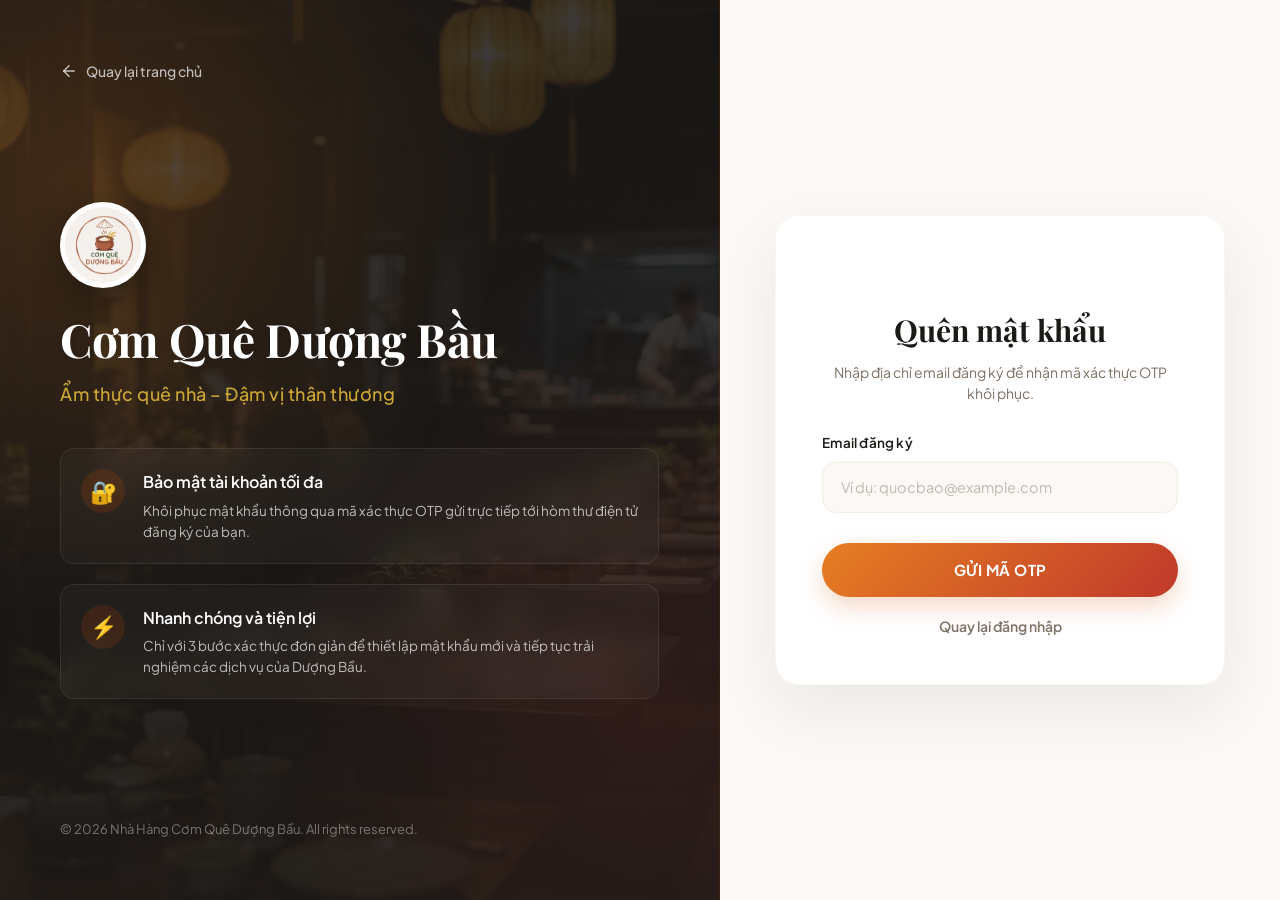
<file: forgot_password.html>
<!DOCTYPE html>
<html lang="vi">

<head>
    <meta charset="UTF-8">
    <meta name="viewport" content="width=device-width, initial-scale=1.0">
    <meta name="description" content="Khôi phục mật khẩu tài khoản Nhà Hàng Cơm Quê Dượng Bầu để tiếp tục sử dụng các dịch vụ đặt bàn và ưu đãi.">
    <meta property="og:title" content="Quên mật khẩu - Nhà Hàng Cơm Quê Dượng Bầu">
    <meta property="og:description" content="Khôi phục mật khẩu tài khoản Nhà Hàng Cơm Quê Dượng Bầu.">
    <meta property="og:type" content="website">
    <title>Quên mật khẩu - Nhà Hàng Cơm Quê Dượng Bầu</title>
    <link rel="icon" href="photo/favicon.png" type="image/png">
    <script src="js/theme.js"></script>

    <!-- Premium Google Fonts -->
    <link rel="preconnect" href="https://fonts.googleapis.com">
    <link rel="preconnect" href="https://fonts.gstatic.com" crossorigin>
    <link href="https://fonts.googleapis.com/css2?family=Outfit:wght@300;400;500;600;700;800&family=Playfair+Display:ital,wght@0,400..900;1,400..900&family=Plus+Jakarta+Sans:wght@300;400;500;600;700&display=swap" rel="stylesheet">
    
    <link rel="stylesheet" href="style.css">
    <style>
        :root {
            --primary: #d35400;
            --primary-gradient: linear-gradient(135deg, #e67e22, #c0392b);
            --charcoal: #1c1a17;
            --charcoal-light: #2c2823;
            --cream: #fbf9f6;
            --cream-dark: #f3ede2;
            --text-dark: #2c2823;
            --text-muted: #7d7265;
            --white: #ffffff;
            --accent-gold: #d4af37;
            --radius-lg: 24px;
            --radius-md: 14px;
            --radius-sm: 8px;
            --transition: all 0.3s cubic-bezier(0.16, 1, 0.3, 1);
        }

        /* Dark Theme overrides */
        html[data-theme="dark"] {
            --cream: #12100e;
            --cream-dark: #24201c;
            --text-dark: #f3ede2;
            --text-muted: #a09587;
            --white: #1c1916;
            --charcoal: #fbf9f6;
            --charcoal-light: #f3ede2;
        }

        html[data-theme="dark"] .auth-brand-panel {
            background-image: 
                linear-gradient(rgba(18, 16, 14, 0.9), rgba(18, 16, 14, 0.95)),
                url('photo/luxury_bg.png') !important;
            border-right-color: rgba(211, 84, 0, 0.08) !important;
        }

        body.auth-page {
            min-height: 100vh;
            margin: 0;
            padding: 0;
            font-family: 'Plus Jakarta Sans', 'Outfit', system-ui, sans-serif;
            background-color: var(--cream);
            color: var(--text-dark);
            overflow-x: hidden;
            display: flex;
        }

        .auth-container {
            display: flex;
            width: 100%;
            min-height: 100vh;
        }

        /* LEFT SIDE - BRAND INTRO CANVAS */
        .auth-brand-panel {
            flex: 1.25;
            position: relative;
            background-image: 
                linear-gradient(rgba(28, 25, 23, 0.86), rgba(28, 25, 23, 0.94)),
                url('photo/luxury_bg.png');
            background-size: cover;
            background-position: center;
            display: flex;
            flex-direction: column;
            justify-content: space-between;
            padding: 60px;
            color: #ffffff;
            overflow: hidden;
            border-right: 1px solid rgba(211, 84, 0, 0.15);
        }

        /* Ambient Lighting on Brand Panel */
        .auth-brand-panel::before {
            content: '';
            position: absolute;
            inset: 0;
            background: 
                radial-gradient(circle at 10% 20%, rgba(230, 126, 34, 0.18), transparent 45%),
                radial-gradient(circle at 90% 80%, rgba(192, 57, 43, 0.12), transparent 40%);
            pointer-events: none;
            z-index: 1;
        }

        .auth-brand-content {
            position: relative;
            z-index: 2;
            display: flex;
            flex-direction: column;
            height: 100%;
            justify-content: space-between;
        }

        .back-home-link {
            color: rgba(255, 255, 255, 0.7);
            text-decoration: none;
            font-size: 14px;
            font-weight: 500;
            transition: var(--transition);
            display: inline-flex;
            align-items: center;
            gap: 8px;
            width: fit-content;
        }

        .back-home-link:hover {
            color: #ffffff;
            transform: translateX(-4px);
        }

        .brand-main-info {
            margin-top: 40px;
            margin-bottom: 40px;
        }

        .brand-logo-container {
            width: 86px;
            height: 86px;
            border-radius: 50%;
            background: #ffffff;
            display: flex;
            align-items: center;
            justify-content: center;
            box-shadow: 0 12px 36px rgba(0, 0, 0, 0.3);
            margin-bottom: 24px;
            padding: 5px;
            transition: var(--transition);
        }

        .brand-logo-container:hover {
            transform: scale(1.06) rotate(6deg);
        }

        .brand-logo-img {
            width: 100%;
            height: 100%;
            object-fit: cover;
            border-radius: 50%;
        }

        .brand-title {
            font-family: 'Playfair Display', serif;
            font-size: 46px;
            font-weight: 700;
            color: #ffffff;
            margin: 0 0 12px 0;
            letter-spacing: -0.5px;
            line-height: 1.2;
            text-shadow: 0 2px 10px rgba(0,0,0,0.2);
        }

        .brand-tagline {
            font-size: 18px;
            color: var(--accent-gold);
            font-weight: 500;
            margin: 0;
            opacity: 0.95;
            letter-spacing: 0.5px;
        }

        .brand-features {
            display: flex;
            flex-direction: column;
            gap: 20px;
            margin-top: 40px;
        }

        .brand-feature-item {
            display: flex;
            gap: 18px;
            align-items: flex-start;
            background: rgba(255, 255, 255, 0.03);
            padding: 20px;
            border-radius: var(--radius-md);
            border: 1px solid rgba(255, 255, 255, 0.08);
            backdrop-filter: blur(12px);
            -webkit-backdrop-filter: blur(12px);
            transition: var(--transition);
        }

        .brand-feature-item:hover {
            background: rgba(255, 255, 255, 0.06);
            border-color: rgba(211, 84, 0, 0.3);
            transform: translateX(6px);
        }

        .feature-icon {
            font-size: 22px;
            background: rgba(211, 84, 0, 0.15);
            padding: 10px;
            border-radius: 50%;
            color: var(--accent-gold);
            display: flex;
            align-items: center;
            justify-content: center;
            width: 44px;
            height: 44px;
            flex-shrink: 0;
        }

        .brand-feature-item h4 {
            margin: 0 0 6px 0;
            font-size: 16px;
            font-weight: 600;
            color: #ffffff;
        }

        .brand-feature-item p {
            margin: 0;
            font-size: 13.5px;
            color: rgba(255, 255, 255, 0.7);
            line-height: 1.55;
        }

        .brand-footer-text {
            font-size: 13px;
            color: rgba(255, 255, 255, 0.4);
            margin: 0;
        }

        /* RIGHT SIDE - FLOATING AUTH PANEL */
        .auth-form-panel {
            flex: 1;
            display: flex;
            align-items: center;
            justify-content: center;
            padding: 40px;
            background-color: var(--cream);
            position: relative;
        }

        .auth-card {
            background: var(--white);
            border-radius: var(--radius-lg);
            width: 100%;
            max-width: 450px;
            padding: 46px;
            box-shadow: 0 25px 60px rgba(28, 25, 23, 0.07);
            border: 1px solid rgba(211, 84, 0, 0.06);
            position: relative;
            z-index: 2;
            animation: fadeInUp 0.8s cubic-bezier(0.16, 1, 0.3, 1) forwards;
        }

        @keyframes fadeInUp {
            from {
                opacity: 0;
                transform: translateY(24px);
            }
            to {
                opacity: 1;
                transform: translateY(0);
            }
        }

        .form-header {
            text-align: center;
            margin-bottom: 28px;
        }

        .form-header h2 {
            font-family: 'Playfair Display', serif;
            font-size: 30px;
            color: var(--charcoal);
            margin: 0 0 8px 0;
            font-weight: 700;
        }

        .form-header p {
            font-size: 14px;
            color: var(--text-muted);
            margin: 0;
            line-height: 1.5;
        }

        .step {
            display: none;
        }

        .step.active {
            display: block;
            animation: paneFadeIn 0.4s cubic-bezier(0.16, 1, 0.3, 1) forwards;
        }

        @keyframes paneFadeIn {
            from {
                opacity: 0;
                transform: scale(0.98) translateY(6px);
            }
            to {
                opacity: 1;
                transform: scale(1) translateY(0);
            }
        }

        .form-group {
            margin-bottom: 20px;
            position: relative;
        }

        .form-group label {
            display: block;
            font-size: 13.5px;
            font-weight: 600;
            color: var(--charcoal);
            margin-bottom: 8px;
            letter-spacing: 0.2px;
        }

        .form-group input {
            width: 100%;
            padding: 13px 18px;
            font-size: 14.5px;
            border-radius: var(--radius-md);
            border: 1.5px solid var(--cream-dark);
            background-color: var(--cream);
            color: var(--text-dark);
            outline: none;
            transition: var(--transition);
        }

        .form-group input::placeholder {
            color: #a29687;
            opacity: 0.65;
        }

        .form-group input:focus {
            border-color: var(--primary);
            background-color: var(--white);
            box-shadow: 0 0 0 4px rgba(211, 84, 0, 0.08);
        }

        .btn-primary {
            width: 100%;
            padding: 15px 24px;
            border: none;
            border-radius: 99px;
            background: var(--primary-gradient);
            color: #ffffff;
            font-size: 15px;
            font-weight: 700;
            cursor: pointer;
            margin-top: 10px;
            box-shadow: 0 10px 24px rgba(211, 84, 0, 0.22);
            transition: var(--transition);
            letter-spacing: 0.5px;
            text-transform: uppercase;
        }

        .btn-primary:hover:not(:disabled) {
            transform: translateY(-2px);
            box-shadow: 0 14px 28px rgba(211, 84, 0, 0.32);
        }

        .btn-primary:active:not(:disabled) {
            transform: translateY(0);
        }

        .btn-primary:disabled {
            opacity: 0.6;
            cursor: not-allowed;
            transform: none !important;
            box-shadow: none !important;
        }

        .back-link {
            display: block;
            text-align: center;
            margin-top: 18px;
            text-decoration: none;
            color: var(--text-muted);
            font-size: 14px;
            font-weight: 600;
            transition: var(--transition);
        }

        .back-link:hover {
            color: var(--primary);
        }

        /* ALERTS - SYSTEM MESSAGE STYLING (SAME AS FORM-MESSAGE) */
        .alert {
            margin-top: 0px;
            margin-bottom: 20px;
            font-size: 14px;
            font-weight: 600;
            display: flex;
            align-items: center;
            justify-content: center;
            gap: 8px;
            padding: 12px 16px;
            border-radius: 12px;
            transition: all 0.3s cubic-bezier(0.16, 1, 0.3, 1);
            animation: formMsgSlideUp 0.3s cubic-bezier(0.16, 1, 0.3, 1) forwards;
            line-height: 1.4;
        }

        @keyframes formMsgSlideUp {
            from {
                opacity: 0;
                transform: translateY(8px);
            }
            to {
                opacity: 1;
                transform: translateY(0);
            }
        }

        /* Light Mode alert styling */
        .alert-danger {
            color: #dc2626; /* Coral Rose Red */
            background-color: rgba(239, 68, 68, 0.06);
            border: 1px solid rgba(239, 68, 68, 0.15);
        }

        .alert-danger::before {
            content: "⚠️";
            font-size: 14px;
        }

        .alert-success {
            color: #059669; /* Emerald/Mint Green */
            background-color: rgba(16, 185, 129, 0.06);
            border: 1px solid rgba(16, 185, 129, 0.15);
        }

        .alert-success::before {
            content: "✨";
            font-size: 14px;
        }

        /* Dark Mode overrides for alerts */
        html[data-theme="dark"] .alert-danger {
            color: #fca5a5 !important;
            background-color: rgba(239, 68, 68, 0.12) !important;
            border-color: rgba(239, 68, 68, 0.25) !important;
        }

        html[data-theme="dark"] .alert-success {
            color: #6ee7b7 !important;
            background-color: rgba(16, 185, 129, 0.12) !important;
            border-color: rgba(16, 185, 129, 0.25) !important;
        }

        /* RESPONSIVE BREAKPOINTS */
        @media (max-width: 991px) {
            .auth-container {
                flex-direction: column;
            }
            .auth-brand-panel {
                display: none; /* Hide brand panel on small screens for forms */
            }
            .auth-form-panel {
                padding: 30px 16px;
                background-color: transparent;
            }
            .auth-card {
                padding: 32px 20px;
                box-shadow: 0 10px 30px rgba(28, 25, 23, 0.04);
            }
        }
    </style>
</head>

<body class="auth-page">
    <div class="auth-container">
        <!-- BRANDING PANEL (LEFT ON DESKTOP) -->
        <div class="auth-brand-panel">
            <div class="auth-brand-content">
                <a href="index.html" class="back-home-link">
                    <svg width="18" height="18" viewBox="0 0 24 24" fill="none" stroke="currentColor" stroke-width="2" stroke-linecap="round" stroke-linejoin="round"><line x1="19" y1="12" x2="5" y2="12"></line><polyline points="12 19 5 12 12 5"></polyline></svg>
                    Quay lại trang chủ
                </a>

                <div class="brand-main-info">
                    <div class="brand-logo-container">
                        <img src="photo/logo.png" alt="Logo Cơm Quê Dượng Bầu" class="brand-logo-img">
                    </div>
                    <h1 class="brand-title">Cơm Quê Dượng Bầu</h1>
                    <p class="brand-tagline">Ẩm thực quê nhà – Đậm vị thân thương</p>
                    
                    <div class="brand-features">
                        <div class="brand-feature-item">
                            <span class="feature-icon">🔐</span>
                            <div>
                                <h4>Bảo mật tài khoản tối đa</h4>
                                <p>Khôi phục mật khẩu thông qua mã xác thực OTP gửi trực tiếp tới hòm thư điện tử đăng ký của bạn.</p>
                            </div>
                        </div>
                        <div class="brand-feature-item">
                            <span class="feature-icon">⚡</span>
                            <div>
                                <h4>Nhanh chóng và tiện lợi</h4>
                                <p>Chỉ với 3 bước xác thực đơn giản để thiết lập mật khẩu mới và tiếp tục trải nghiệm các dịch vụ của Dượng Bầu.</p>
                            </div>
                        </div>
                    </div>
                </div>

                <p class="brand-footer-text">© 2026 Nhà Hàng Cơm Quê Dượng Bầu. All rights reserved.</p>
            </div>
        </div>

        <!-- FORM PANEL (RIGHT ON DESKTOP) -->
        <div class="auth-form-panel">
            <div class="auth-card">
                <div id="alertMsg" class="alert"></div>

                <!-- STEP 1: SEND OTP -->
                <div id="step1" class="step active">
                    <div class="form-header">
                        <h2>Quên mật khẩu</h2>
                        <p>Nhập địa chỉ email đăng ký để nhận mã xác thực OTP khôi phục.</p>
                    </div>
                    <div class="form-group">
                        <label for="email">Email đăng ký</label>
                        <input type="email" id="email" placeholder="Ví dụ: quocbao@example.com" required>
                    </div>
                    <button type="button" class="btn-primary" id="btnSend">Gửi mã OTP</button>
                    <a href="login.html" class="back-link">Quay lại đăng nhập</a>
                </div>

                <!-- STEP 2: VERIFY OTP -->
                <div id="step2" class="step">
                    <div class="form-header">
                        <h2>Xác thực OTP</h2>
                        <p>Mã OTP (6 chữ số) đã được gửi đến hộp thư email của bạn.</p>
                    </div>
                    <div class="form-group">
                        <label for="otp">Mã xác thực (6 số)</label>
                        <input type="text" id="otp" placeholder="123456" maxlength="6"
                            style="text-align:center;letter-spacing:4px;font-size:18px;" required>
                    </div>
                    <button type="button" class="btn-primary" id="btnVerify">Xác nhận mã OTP</button>
                    <div style="text-align:center;margin-top:14px;">
                        <a href="#" id="btnBackToEmail" class="forgot-link">Nhập lại địa chỉ Email</a>
                    </div>
                </div>

                <!-- STEP 3: RESET PASSWORD -->
                <div id="step3" class="step">
                    <div class="form-header">
                        <h2>Đặt lại mật khẩu</h2>
                        <p>Thiết lập mật khẩu mới và bảo mật cho tài khoản của bạn.</p>
                    </div>
                    <div class="form-group">
                        <label for="newPass">Mật khẩu mới</label>
                        <input type="password" id="newPass" placeholder="Tối thiểu 8 ký tự (có chữ hoa & số)..." minlength="8" required>
                    </div>
                    <div class="form-group">
                        <label for="confirmPass">Nhập lại mật khẩu</label>
                        <input type="password" id="confirmPass" placeholder="Xác nhận mật khẩu mới của bạn..." minlength="8" required>
                    </div>
                    <button type="button" class="btn-primary" id="btnReset">Thiết lập mật khẩu</button>
                </div>

                <!-- STEP 4: SUCCESS -->
                <div id="step4" class="step">
                    <div class="form-header">
                        <h2 style="color:#059669">Thành công!</h2>
                        <p>Mật khẩu tài khoản của bạn đã được thay đổi thành công.</p>
                    </div>
                    <button type="button" class="btn-primary" id="btnGoLogin">Đăng nhập ngay</button>
                </div>
            </div>
        </div>
    </div>

    <script src="js/forgot-password.js" defer></script>
</body>

</html>
</file>
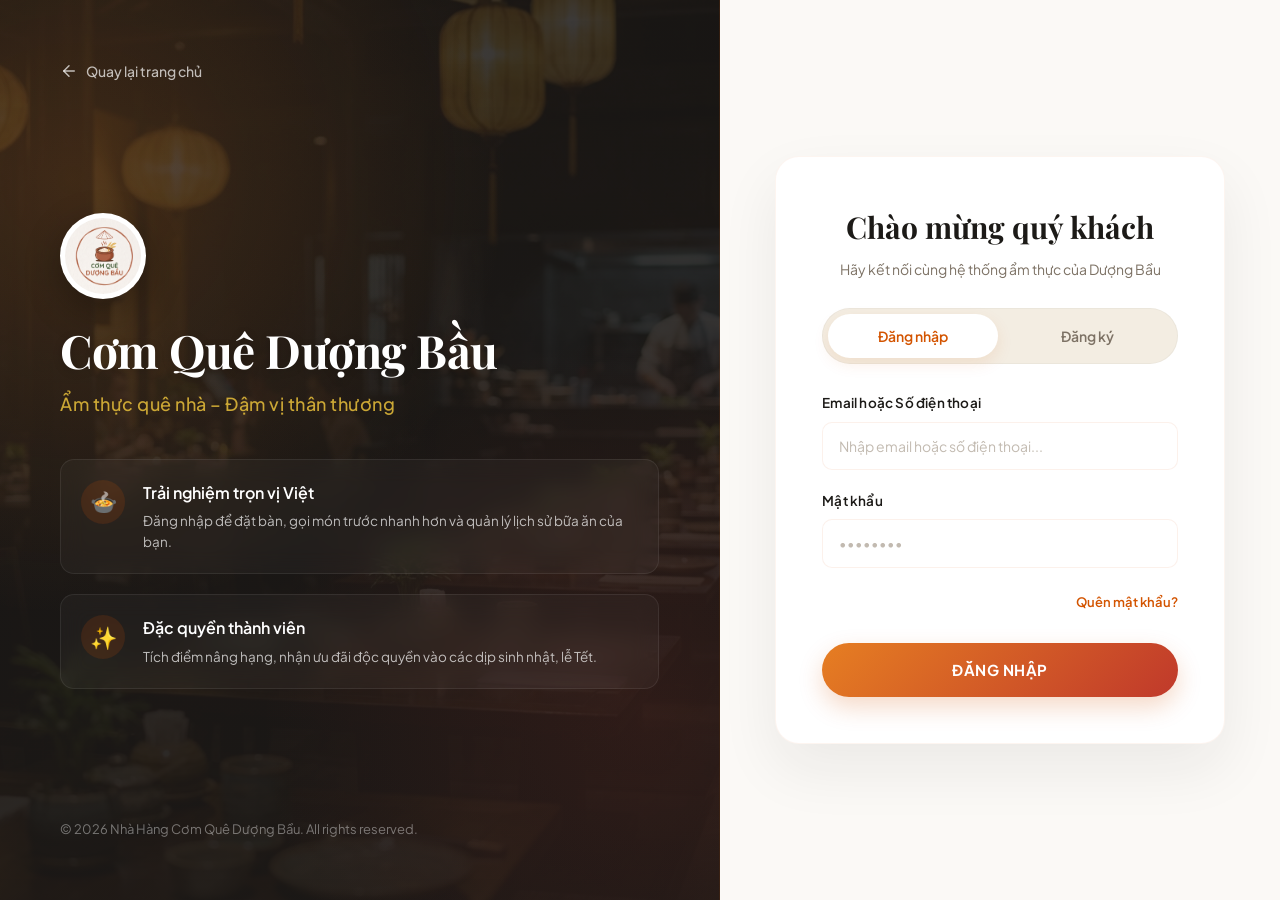
<file: login.html>
<!DOCTYPE html>
<html lang="vi">

<head>
    <meta charset="UTF-8" />
    <meta name="viewport" content="width=device-width, initial-scale=1.0" />
    <meta name="description" content="Đăng nhập vào hệ thống Nhà Hàng Cơm Quê Dượng Bầu để đặt bàn, xem thực đơn và quản lý tài khoản.">
    <meta property="og:title" content="Đăng nhập - Nhà Hàng Cơm Quê Dượng Bầu">
    <meta property="og:description" content="Đăng nhập để đặt bàn trước, tích điểm và nhận ưu đãi riêng.">
    <meta property="og:type" content="website">
    <title>Đăng nhập - Nhà Hàng Cơm Quê Dượng Bầu</title>
    <link rel="icon" href="photo/favicon.png" type="image/png">
    <script src="js/theme.js"></script>
    
    <!-- Premium Google Fonts -->
    <link rel="preconnect" href="https://fonts.googleapis.com">
    <link rel="preconnect" href="https://fonts.gstatic.com" crossorigin>
    <link href="https://fonts.googleapis.com/css2?family=Outfit:wght@300;400;500;600;700;800&family=Playfair+Display:ital,wght@0,400..900;1,400..900&family=Plus+Jakarta+Sans:wght@300;400;500;600;700&display=swap" rel="stylesheet">
    
    <link rel="stylesheet" href="style.css" />
    <style>
        :root {
            --primary: #d35400;
            --primary-gradient: linear-gradient(135deg, #e67e22, #c0392b);
            --charcoal: #1c1a17;
            --charcoal-light: #2c2823;
            --cream: #fbf9f6;
            --cream-dark: #f3ede2;
            --text-dark: #2c2823;
            --text-muted: #7d7265;
            --white: #ffffff;
            --accent-gold: #d4af37;
            --radius-lg: 24px;
            --radius-md: 14px;
            --radius-sm: 8px;
            --transition: all 0.3s cubic-bezier(0.16, 1, 0.3, 1);
        }

        /* Dark Theme overrides */
        html[data-theme="dark"] {
            --cream: #12100e;
            --cream-dark: #24201c;
            --text-dark: #f3ede2;
            --text-muted: #a09587;
            --white: #1c1916;
            --charcoal: #fbf9f6;
            --charcoal-light: #f3ede2;
        }

        html[data-theme="dark"] .auth-brand-panel {
            background-image: 
                linear-gradient(rgba(18, 16, 14, 0.9), rgba(18, 16, 14, 0.95)),
                url('photo/luxury_bg.png') !important;
            border-right-color: rgba(211, 84, 0, 0.08) !important;
        }

        body.auth-page {
            min-height: 100vh;
            margin: 0;
            padding: 0;
            font-family: 'Plus Jakarta Sans', 'Outfit', system-ui, sans-serif;
            background-color: var(--cream);
            color: var(--text-dark);
            overflow-x: hidden;
            display: flex;
        }

        .auth-container {
            display: flex;
            width: 100%;
            min-height: 100vh;
        }

        /* LEFT SIDE - BRAND INTRO CANVAS */
        .auth-brand-panel {
            flex: 1.25;
            position: relative;
            background-image: 
                linear-gradient(rgba(28, 25, 23, 0.86), rgba(28, 25, 23, 0.94)),
                url('photo/luxury_bg.png');
            background-size: cover;
            background-position: center;
            display: flex;
            flex-direction: column;
            justify-content: space-between;
            padding: 60px;
            color: #ffffff;
            overflow: hidden;
            border-right: 1px solid rgba(211, 84, 0, 0.15);
        }

        /* Ambient Lighting on Brand Panel */
        .auth-brand-panel::before {
            content: '';
            position: absolute;
            inset: 0;
            background: 
                radial-gradient(circle at 10% 20%, rgba(230, 126, 34, 0.18), transparent 45%),
                radial-gradient(circle at 90% 80%, rgba(192, 57, 43, 0.12), transparent 40%);
            pointer-events: none;
            z-index: 1;
        }

        .auth-brand-content {
            position: relative;
            z-index: 2;
            display: flex;
            flex-direction: column;
            height: 100%;
            justify-content: space-between;
        }

        .back-home-link {
            color: rgba(255, 255, 255, 0.7);
            text-decoration: none;
            font-size: 14px;
            font-weight: 500;
            transition: var(--transition);
            display: inline-flex;
            align-items: center;
            gap: 8px;
            width: fit-content;
        }

        .back-home-link:hover {
            color: #ffffff;
            transform: translateX(-4px);
        }

        .brand-main-info {
            margin-top: 40px;
            margin-bottom: 40px;
        }

        .brand-logo-container {
            width: 86px;
            height: 86px;
            border-radius: 50%;
            background: var(--white);
            display: flex;
            align-items: center;
            justify-content: center;
            box-shadow: 0 12px 36px rgba(0, 0, 0, 0.3);
            margin-bottom: 24px;
            padding: 5px;
            transition: var(--transition);
        }

        .brand-logo-container:hover {
            transform: scale(1.06) rotate(6deg);
        }

        .brand-logo-img {
            width: 100%;
            height: 100%;
            object-fit: cover;
            border-radius: 50%;
        }

        .brand-title {
            font-family: 'Playfair Display', serif;
            font-size: 46px;
            font-weight: 700;
            color: #ffffff;
            margin: 0 0 12px 0;
            letter-spacing: -0.5px;
            line-height: 1.2;
            text-shadow: 0 2px 10px rgba(0,0,0,0.2);
        }

        .brand-tagline {
            font-size: 18px;
            color: var(--accent-gold);
            font-weight: 500;
            margin: 0;
            opacity: 0.95;
            letter-spacing: 0.5px;
        }

        .brand-features {
            display: flex;
            flex-direction: column;
            gap: 20px;
            margin-top: 40px;
        }

        .brand-feature-item {
            display: flex;
            gap: 18px;
            align-items: flex-start;
            background: rgba(255, 255, 255, 0.03);
            padding: 20px;
            border-radius: var(--radius-md);
            border: 1px solid rgba(255, 255, 255, 0.08);
            backdrop-filter: blur(12px);
            -webkit-backdrop-filter: blur(12px);
            transition: var(--transition);
        }

        .brand-feature-item:hover {
            background: rgba(255, 255, 255, 0.06);
            border-color: rgba(211, 84, 0, 0.3);
            transform: translateX(6px);
        }

        .feature-icon {
            font-size: 22px;
            background: rgba(211, 84, 0, 0.15);
            padding: 10px;
            border-radius: 50%;
            color: var(--accent-gold);
            display: flex;
            align-items: center;
            justify-content: center;
            width: 44px;
            height: 44px;
            flex-shrink: 0;
        }

        .brand-feature-item h4 {
            margin: 0 0 6px 0;
            font-size: 16px;
            font-weight: 600;
            color: #ffffff;
        }

        .brand-feature-item p {
            margin: 0;
            font-size: 13.5px;
            color: rgba(255, 255, 255, 0.7);
            line-height: 1.55;
        }

        .brand-footer-text {
            font-size: 13px;
            color: rgba(255, 255, 255, 0.4);
            margin: 0;
        }

        /* RIGHT SIDE - FLOATING AUTH PANEL */
        .auth-form-panel {
            flex: 1;
            display: flex;
            align-items: center;
            justify-content: center;
            padding: 40px;
            background-color: var(--cream);
            position: relative;
        }

        .auth-card {
            background: var(--white);
            border-radius: var(--radius-lg);
            width: 100%;
            max-width: 450px;
            padding: 46px;
            box-shadow: 0 25px 60px rgba(28, 25, 23, 0.07);
            border: 1px solid rgba(211, 84, 0, 0.06);
            position: relative;
            z-index: 2;
            animation: fadeInUp 0.8s cubic-bezier(0.16, 1, 0.3, 1) forwards;
        }

        @keyframes fadeInUp {
            from {
                opacity: 0;
                transform: translateY(24px);
            }
            to {
                opacity: 1;
                transform: translateY(0);
            }
        }

        .form-header {
            text-align: center;
            margin-bottom: 28px;
        }

        .form-header h3 {
            font-family: 'Playfair Display', serif;
            font-size: 30px;
            color: var(--charcoal);
            margin: 0 0 8px 0;
            font-weight: 700;
        }

        .form-header p {
            font-size: 14px;
            color: var(--text-muted);
            margin: 0;
            line-height: 1.5;
        }

        .auth-tabs {
            display: flex;
            background: var(--cream-dark);
            padding: 5px;
            border-radius: 99px;
            margin-bottom: 28px;
            gap: 4px;
            border: 1px solid rgba(28, 25, 23, 0.03);
        }

        .auth-tab {
            flex: 1;
            border: none;
            background: transparent;
            padding: 11px 16px;
            font-size: 14px;
            font-weight: 600;
            color: var(--text-muted);
            cursor: pointer;
            border-radius: 99px;
            transition: var(--transition);
        }

        .auth-tab.active {
            background: var(--white);
            color: var(--primary);
            box-shadow: 0 6px 16px rgba(211, 84, 0, 0.1);
        }

        .auth-pane {
            display: none;
        }

        .auth-pane.active {
            display: block;
            animation: paneFadeIn 0.4s cubic-bezier(0.16, 1, 0.3, 1) forwards;
        }

        @keyframes paneFadeIn {
            from {
                opacity: 0;
                transform: scale(0.98) translateY(6px);
            }
            to {
                opacity: 1;
                transform: scale(1) translateY(0);
            }
        }

        .form-group {
            margin-bottom: 20px;
            position: relative;
        }

        .form-group label {
            display: block;
            font-size: 13.5px;
            font-weight: 600;
            color: var(--charcoal);
            margin-bottom: 8px;
            letter-spacing: 0.2px;
        }

        .form-group input {
            width: 100%;
            padding: 13px 18px;
            font-size: 14.5px;
            border-radius: var(--radius-md);
            border: 1.5px solid var(--cream-dark);
            background-color: var(--cream);
            color: var(--text-dark);
            outline: none;
            transition: var(--transition);
        }

        .form-group input::placeholder {
            color: #a29687;
            opacity: 0.65;
        }

        .form-group input:focus {
            border-color: var(--primary);
            background-color: var(--white);
            box-shadow: 0 0 0 4px rgba(211, 84, 0, 0.08);
        }

        .btn-primary {
            width: 100%;
            padding: 15px 24px;
            border: none;
            border-radius: 99px;
            background: var(--primary-gradient);
            color: #ffffff;
            font-size: 15px;
            font-weight: 700;
            cursor: pointer;
            margin-top: 10px;
            box-shadow: 0 10px 24px rgba(211, 84, 0, 0.22);
            transition: var(--transition);
            letter-spacing: 0.5px;
            text-transform: uppercase;
        }

        .btn-primary:hover:not(:disabled) {
            transform: translateY(-2px);
            box-shadow: 0 14px 28px rgba(211, 84, 0, 0.32);
        }

        .btn-primary:active:not(:disabled) {
            transform: translateY(0);
        }

        .btn-primary:disabled {
            opacity: 0.6;
            cursor: not-allowed;
            transform: none !important;
            box-shadow: none !important;
        }

        .forgot-link {
            font-size: 13px;
            color: var(--primary);
            text-decoration: none;
            font-weight: 600;
            transition: var(--transition);
        }

        .forgot-link:hover {
            color: #c0392b;
            text-decoration: underline;
        }

        .form-message {
            margin-top: 18px;
            font-size: 14px;
            font-weight: 600;
            display: flex;
            align-items: center;
            justify-content: center;
            gap: 8px;
            padding: 12px 16px;
            border-radius: 12px;
            transition: all 0.3s cubic-bezier(0.16, 1, 0.3, 1);
            animation: formMsgSlideUp 0.3s cubic-bezier(0.16, 1, 0.3, 1) forwards;
            line-height: 1.4;
        }

        @keyframes formMsgSlideUp {
            from {
                opacity: 0;
                transform: translateY(8px);
            }
            to {
                opacity: 1;
                transform: translateY(0);
            }
        }

        .form-message:empty {
            display: none;
        }

        /* Light Mode message styling */
        .form-message.error {
            color: #dc2626; /* Coral Rose Red */
            background-color: rgba(239, 68, 68, 0.06);
            border: 1px solid rgba(239, 68, 68, 0.15);
        }

        .form-message.error::before {
            content: "⚠️";
            font-size: 14px;
        }

        .form-message.success {
            color: #059669; /* Emerald/Mint Green */
            background-color: rgba(16, 185, 129, 0.06);
            border: 1px solid rgba(16, 185, 129, 0.15);
        }

        .form-message.success::before {
            content: "✨";
            font-size: 14px;
        }

        /* Dark Mode overrides for form-message */
        html[data-theme="dark"] .form-message.error {
            color: #fca5a5 !important;
            background-color: rgba(239, 68, 68, 0.12) !important;
            border-color: rgba(239, 68, 68, 0.25) !important;
        }

        html[data-theme="dark"] .form-message.success {
            color: #6ee7b7 !important;
            background-color: rgba(16, 185, 129, 0.12) !important;
            border-color: rgba(16, 185, 129, 0.25) !important;
        }

        /* RESPONSIVE BREAKPOINTS */
        @media (max-width: 991px) {
            .auth-brand-panel {
                padding: 40px;
            }
            .brand-title {
                font-size: 38px;
            }
        }

        @media (max-width: 767px) {
            body.auth-page {
                display: block;
                min-height: 100vh;
                background-color: var(--cream);
            }

            .auth-container {
                flex-direction: column;
                min-height: 100vh;
            }

            .auth-brand-panel {
                padding: 40px 24px;
                flex: none;
                border-right: none;
                border-bottom: 1px solid rgba(211, 84, 0, 0.15);
            }

            .brand-main-info {
                margin-top: 20px;
                margin-bottom: 20px;
                display: flex;
                flex-direction: column;
                align-items: center;
                text-align: center;
            }

            .brand-logo-container {
                width: 76px;
                height: 76px;
                margin-bottom: 16px;
            }

            .brand-title {
                font-size: 32px;
            }

            .brand-tagline {
                font-size: 16px;
            }

            .brand-features, .brand-footer-text {
                display: none;
            }

            .auth-form-panel {
                padding: 30px 16px;
                background-color: transparent;
            }

            .auth-card {
                padding: 32px 20px;
                box-shadow: 0 10px 30px rgba(28, 25, 23, 0.04);
            }
        }
    </style>
</head>

<body class="auth-page">
    <div class="auth-container">
        <!-- BRANDING PANEL (LEFT ON DESKTOP) -->
        <div class="auth-brand-panel">
            <div class="auth-brand-content">
                <a href="index.html" class="back-home-link">
                    <svg width="18" height="18" viewBox="0 0 24 24" fill="none" stroke="currentColor" stroke-width="2" stroke-linecap="round" stroke-linejoin="round"><line x1="19" y1="12" x2="5" y2="12"></line><polyline points="12 19 5 12 12 5"></polyline></svg>
                    Quay lại trang chủ
                </a>

                <div class="brand-main-info">
                    <div class="brand-logo-container">
                        <img src="photo/logo.png" alt="Logo Cơm Quê Dượng Bầu" class="brand-logo-img">
                    </div>
                    <h1 class="brand-title">Cơm Quê Dượng Bầu</h1>
                    <p class="brand-tagline">Ẩm thực quê nhà – Đậm vị thân thương</p>
                    
                    <div class="brand-features">
                        <div class="brand-feature-item">
                            <span class="feature-icon">🍲</span>
                            <div>
                                <h4>Trải nghiệm trọn vị Việt</h4>
                                <p>Đăng nhập để đặt bàn, gọi món trước nhanh hơn và quản lý lịch sử bữa ăn của bạn.</p>
                            </div>
                        </div>
                        <div class="brand-feature-item">
                            <span class="feature-icon">✨</span>
                            <div>
                                <h4>Đặc quyền thành viên</h4>
                                <p>Tích điểm nâng hạng, nhận ưu đãi độc quyền vào các dịp sinh nhật, lễ Tết.</p>
                            </div>
                        </div>
                    </div>
                </div>

                <p class="brand-footer-text">© 2026 Nhà Hàng Cơm Quê Dượng Bầu. All rights reserved.</p>
            </div>
        </div>

        <!-- FORM PANEL (RIGHT ON DESKTOP) -->
        <div class="auth-form-panel">
            <div class="auth-card">
                <div class="form-header">
                    <h3>Chào mừng quý khách</h3>
                    <p>Hãy kết nối cùng hệ thống ẩm thực của Dượng Bầu</p>
                </div>

                <div class="auth-tabs">
                    <button class="auth-tab active" data-tab="login">Đăng nhập</button>
                    <button class="auth-tab" data-tab="register">Đăng ký</button>
                </div>

                <!-- TAB: LOGIN -->
                <div id="tab-login" class="auth-pane active">
                    <form id="login-form" novalidate>
                        <div class="form-group">
                            <label for="login-identifier">Email hoặc Số điện thoại</label>
                            <input type="text" id="login-identifier" name="identifier"
                                placeholder="Nhập email hoặc số điện thoại..." required />
                        </div>

                        <div class="form-group">
                            <label for="login-password">Mật khẩu</label>
                            <input type="password" id="login-password" name="password" placeholder="••••••••" minlength="8"
                                required />
                        </div>

                        <div style="text-align: right; margin-bottom: 20px;">
                            <a href="forgot_password.html" class="forgot-link">Quên mật khẩu?</a>
                        </div>
                        
                        <button type="button" class="btn-primary" id="btn-login">Đăng nhập</button>
                    </form>
                    <div id="login-message" class="form-message"></div>
                </div>

                <!-- TAB: REGISTER -->
                <div id="tab-register" class="auth-pane">
                    <form id="register-form" novalidate>
                        <div class="form-group">
                            <label for="reg-name">Họ và tên</label>
                            <input type="text" id="reg-name" name="name" placeholder="Ví dụ: Nguyễn Quốc Bảo" required />
                        </div>

                        <div class="form-group">
                            <label for="reg-phone">Số điện thoại</label>
                            <input type="tel" id="reg-phone" name="phone" placeholder="Ví dụ: 0912 345 678" required />
                        </div>

                        <div class="form-group">
                            <label for="reg-email">Địa chỉ Email</label>
                            <input type="email" id="reg-email" name="email" placeholder="quocbao@example.com" required />
                        </div>

                        <div class="form-group">
                            <label for="reg-password">Mật khẩu</label>
                            <input type="password" id="reg-password" name="password" placeholder="Tối thiểu 8 ký tự (có chữ hoa & số)..." minlength="8"
                                pattern="(?=.*[A-Z])(?=.*\d).{8,}"
                                title="Mật khẩu cần tối thiểu 8 ký tự, có chữ hoa và số." required />
                        </div>

                        <button type="button" class="btn-primary" id="btn-register">Đăng ký thành viên</button>
                    </form>
                    <div id="register-message" class="form-message"></div>
                </div>
            </div>
        </div>
    </div>

    <script src="js/login.js" defer></script>
</body>

</html>
</file>
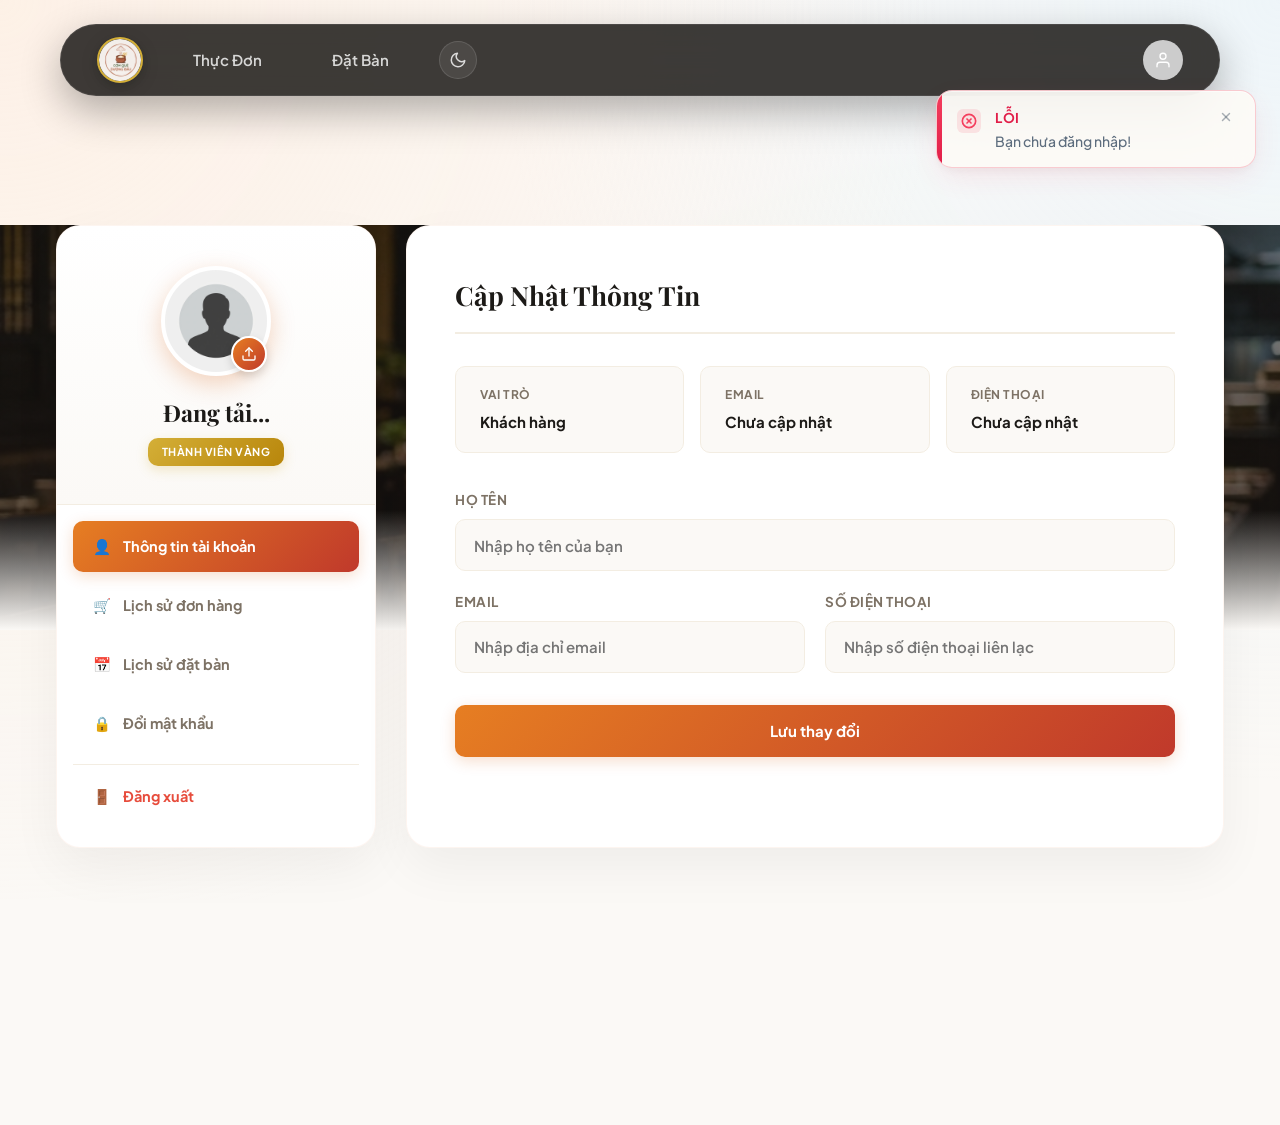
<file: profile.html>
<!DOCTYPE html>
<html lang="vi">

<head>
    <meta charset="UTF-8">
    <meta name="viewport" content="width=device-width, initial-scale=1.0">
    <meta name="description" content="Hồ sơ cá nhân và lịch sử đặt bàn, đơn hàng tại Nhà Hàng Cơm Quê Dượng Bầu.">
    <meta property="og:title" content="Hồ Sơ Của Tôi - Nhà Hàng Cơm Quê Dượng Bầu">
    <meta property="og:description" content="Quản lý hồ sơ cá nhân và theo dõi lịch sử đơn hàng tại Cơm Quê Dượng Bầu.">
    <meta property="og:type" content="profile">
    <title>Hồ Sơ Của Tôi - Nhà Hàng Cơm Quê Dượng Bầu</title>
    <link rel="icon" href="photo/favicon.png" type="image/png">
    <script src="js/theme.js"></script>
    <link rel="stylesheet" href="style.css?v=16">
    <!-- Premium Google Fonts -->
    <link rel="preconnect" href="https://fonts.googleapis.com">
    <link rel="preconnect" href="https://fonts.gstatic.com" crossorigin>
    <link href="https://fonts.googleapis.com/css2?family=Outfit:wght@300;400;500;600;700;800&family=Playfair+Display:ital,wght@0,400..900;1,400..900&family=Plus+Jakarta+Sans:wght@300;400;500;600;700;800&display=swap" rel="stylesheet">
    <style>
        :root {
            --primary: #d35400;
            --primary-dark: #b04300;
            --primary-gradient: linear-gradient(135deg, #e67e22, #c0392b);
            --charcoal: #1c1a17;
            --charcoal-light: #2c2823;
            --cream: #fbf9f6;
            --cream-dark: #f3ede2;
            --text-dark: #2c2823;
            --text-muted: #7d7265;
            --white: #ffffff;
            --accent-gold: #d4af37;
            --shadow-premium: 0 20px 50px rgba(28, 25, 23, 0.05);
            --shadow-premium-hover: 0 30px 60px rgba(28, 25, 23, 0.1);
            --radius-lg: 24px;
            --radius-md: 16px;
            --radius-sm: 10px;
            --transition: all 0.4s cubic-bezier(0.16, 1, 0.3, 1);
        }

        /* Dark Theme overrides */
        html[data-theme="dark"] {
            --cream: #12100e;
            --cream-dark: #24201c;
            --text-dark: #f3ede2;
            --text-muted: #a09587;
            --white: #1c1916;
            --charcoal: #fbf9f6;
            --charcoal-light: #f3ede2;
            --shadow-premium: 0 20px 50px rgba(0, 0, 0, 0.4);
            --shadow-premium-hover: 0 30px 60px rgba(0, 0, 0, 0.55);
            --border-theme: rgba(211, 84, 0, 0.12);
        }

        /* Theme toggle button styling */
        .theme-toggle-btn {
            background: rgba(255, 255, 255, 0.08);
            border: 1px solid rgba(255, 255, 255, 0.12);
            color: rgba(255, 255, 255, 0.8);
            width: 38px;
            height: 38px;
            border-radius: 50%;
            cursor: pointer;
            display: flex;
            align-items: center;
            justify-content: center;
            transition: var(--transition);
            outline: none;
            padding: 0;
            z-index: 100;
        }

        .theme-toggle-btn:hover {
            background: rgba(255, 255, 255, 0.16);
            color: var(--white);
            transform: scale(1.06);
            border-color: rgba(211, 84, 0, 0.3);
        }

        html[data-theme="dark"] .theme-toggle-btn .sun-icon {
            display: block;
        }
        html[data-theme="dark"] .theme-toggle-btn .moon-icon {
            display: none;
        }

        html:not([data-theme="dark"]) .theme-toggle-btn .sun-icon {
            display: none;
        }
        html:not([data-theme="dark"]) .theme-toggle-btn .moon-icon {
            display: block;
        }

        body {
            font-family: 'Plus Jakarta Sans', system-ui, -apple-system, sans-serif;
            background-color: var(--cream) !important;
            color: var(--text-dark) !important;
            overflow-x: hidden;
            transition: background-color 0.4s ease, color 0.4s ease;
        }

        /* PREMIUM FLOATING STICKY NAVIGATION */
        nav.main-nav.glass-nav {
            position: fixed;
            top: 24px;
            left: 50%;
            transform: translateX(-50%);
            z-index: 1000;
            width: min(92%, 1160px);
            max-width: none;
            margin: 0;
            padding: 12px 36px;
            display: flex;
            justify-content: space-between;
            align-items: center;
            background: rgba(28, 25, 23, 0.85);
            border: 1px solid rgba(255, 255, 255, 0.08);
            border-radius: 99px;
            box-shadow: 0 15px 40px rgba(0, 0, 0, 0.3);
            backdrop-filter: blur(20px);
            -webkit-backdrop-filter: blur(20px);
            transition: var(--transition);
        }

        nav.main-nav.glass-nav:hover {
            background: rgba(28, 25, 23, 0.92);
            box-shadow: 0 20px 50px rgba(0, 0, 0, 0.4);
            border-color: rgba(211, 84, 0, 0.2);
        }

        nav.main-nav.glass-nav a {
            font-size: 15px;
            font-weight: 600;
            color: rgba(255, 255, 255, 0.8);
            padding: 8px 20px;
            border-radius: 99px;
            transition: var(--transition);
            min-height: auto;
            display: inline-flex;
            align-items: center;
            text-decoration: none;
        }

        nav.main-nav.glass-nav a:hover,
        nav.main-nav.glass-nav a.active {
            color: var(--white);
            background: rgba(255, 255, 255, 0.08);
        }

        nav.main-nav.glass-nav .nav-brand {
            padding: 0;
            background: transparent !important;
            display: flex;
            align-items: center;
        }

        nav.main-nav.glass-nav .nav-brand:hover {
            transform: scale(1.05);
        }

        .nav-logo-img {
            height: 46px;
            width: 46px;
            border-radius: 50%;
            box-shadow: 0 4px 15px rgba(0, 0, 0, 0.25);
            border: 2px solid var(--accent-gold);
            object-fit: cover;
            transition: var(--transition);
        }

        .nav-auth {
            display: flex;
            align-items: center;
            gap: 12px;
        }

        .nav-auth .auth-user {
            color: #f3ede2;
            font-weight: 600;
            font-size: 14.5px;
        }

        .nav-auth .auth-btn {
            padding: 8px 18px;
            font-size: 14px;
            font-weight: 700;
            border-radius: 99px;
            border: none;
            cursor: pointer;
            transition: var(--transition);
        }

        .nav-auth .auth-btn.secondary {
            background: var(--primary-gradient);
            color: var(--white);
            box-shadow: 0 4px 15px rgba(211, 84, 0, 0.25);
        }

        .nav-auth .auth-btn.secondary:hover {
            transform: translateY(-1px);
            box-shadow: 0 6px 20px rgba(211, 84, 0, 0.35);
        }

        /* BRANDED HERO STYLING */
        .profile-hero {
            height: 45vh;
            min-height: 320px;
            background-image: 
                linear-gradient(rgba(28, 25, 23, 0.5), rgba(28, 25, 23, 0.75)),
                url('photo/luxury_bg.png');
            background-size: cover;
            background-position: center;
            background-attachment: fixed;
            position: absolute;
            top: 0;
            left: 0;
            width: 100%;
            z-index: 0;
        }

        .profile-hero::before {
            content: '';
            position: absolute;
            bottom: 0;
            left: 0;
            width: 100%;
            height: 120px;
            background: linear-gradient(180deg, rgba(251, 249, 246, 0) 0%, var(--cream) 100%);
            pointer-events: none;
            z-index: 1;
            transition: background 0.4s ease;
        }

        html[data-theme="dark"] .profile-hero::before {
            background: linear-gradient(180deg, rgba(18, 16, 14, 0) 0%, var(--cream) 100%) !important;
        }

        /* PROFILE LAYOUT */
        .profile-container {
            max-width: 1200px;
            margin: 0 auto 80px;
            display: flex;
            gap: 30px;
            padding: 0 16px;
            position: relative;
            z-index: 10;
            margin-top: 25vh; /* Overlap the hero section */
        }

        /* SIDEBAR CARD */
        .profile-sidebar {
            flex: 0 0 320px;
            background: var(--white);
            border-radius: var(--radius-lg);
            box-shadow: var(--shadow-premium);
            border: 1px solid rgba(211, 84, 0, 0.06);
            overflow: hidden;
            position: sticky;
            top: 100px;
            transition: var(--transition);
        }

        .profile-sidebar:hover {
            box-shadow: var(--shadow-premium-hover);
        }

        .user-card {
            padding: 40px 24px 30px;
            text-align: center;
            border-bottom: 1px solid var(--cream-dark);
            background: linear-gradient(to bottom, var(--white), var(--cream));
        }

        .avatar-preview {
            width: 110px;
            height: 110px;
            border-radius: 50%;
            margin: 0 auto 18px;
            position: relative;
            box-shadow: 0 8px 25px rgba(211, 84, 0, 0.25);
            border: 4px solid var(--white);
            background: var(--white);
            transition: var(--transition);
        }

        .avatar-preview:hover {
            transform: scale(1.05);
        }

        .avatar-preview img {
            width: 100%;
            height: 100%;
            border-radius: 50%;
            object-fit: cover;
        }

        .avatar-upload-btn {
            position: absolute;
            bottom: 0;
            right: 0;
            background: var(--primary-gradient);
            color: var(--white);
            border: 2px solid var(--white);
            width: 36px;
            height: 36px;
            border-radius: 50%;
            cursor: pointer;
            display: flex;
            align-items: center;
            justify-content: center;
            box-shadow: 0 4px 10px rgba(0,0,0,0.15);
            transition: var(--transition);
        }

        .avatar-upload-btn:hover {
            transform: scale(1.1);
            box-shadow: 0 6px 14px rgba(211, 84, 0, 0.3);
        }

        .user-name {
            font-family: 'Playfair Display', serif;
            font-size: 1.45rem;
            color: var(--charcoal);
            font-weight: 700;
            margin: 12px 0 6px;
        }

        .member-badge {
            display: inline-block;
            background: linear-gradient(135deg, #d4af37, #b8860b);
            color: var(--white);
            padding: 5px 14px;
            border-radius: var(--radius-sm);
            font-size: 11px;
            font-weight: 700;
            text-transform: uppercase;
            letter-spacing: 0.5px;
            box-shadow: 0 4px 12px rgba(212, 175, 55, 0.25);
            margin-bottom: 8px;
        }

        .sidebar-menu {
            padding: 16px;
        }

        .sidebar-btn {
            display: flex;
            align-items: center;
            width: 100%;
            padding: 14px 20px;
            margin-bottom: 8px;
            background: transparent;
            border: none;
            border-radius: var(--radius-sm);
            cursor: pointer;
            font-size: 14.5px;
            font-weight: 700;
            color: var(--text-muted);
            text-align: left;
            transition: var(--transition);
            font-family: inherit;
        }

        .sidebar-btn:hover {
            background: rgba(211, 84, 0, 0.05);
            color: var(--primary);
            transform: translateX(4px);
        }

        .sidebar-btn.active {
            background: var(--primary-gradient);
            color: var(--white);
            box-shadow: 0 4px 15px rgba(211, 84, 0, 0.2);
        }

        .logout-btn {
            color: #e74c3c !important;
            margin-top: 15px;
            border-top: 1px solid var(--cream-dark);
            padding-top: 20px;
            border-radius: 0;
        }

        .logout-btn:hover {
            background: rgba(231, 76, 60, 0.06) !important;
            color: #c0392b !important;
            transform: none;
        }

        /* CONTENT CARD */
        .profile-content {
            flex: 1;
            background: var(--white);
            border-radius: var(--radius-lg);
            box-shadow: var(--shadow-premium);
            border: 1px solid rgba(211, 84, 0, 0.06);
            padding: 48px;
            min-height: 600px;
            position: relative;
            transition: var(--transition);
        }

        .profile-content:hover {
            box-shadow: var(--shadow-premium-hover);
        }

        .tab-pane {
            display: none;
            animation: slideUpFade 0.5s cubic-bezier(0.16, 1, 0.3, 1) forwards;
        }

        .tab-pane.active {
            display: block;
        }

        @keyframes slideUpFade {
            from { opacity: 0; transform: translateY(20px); }
            to { opacity: 1; transform: translateY(0); }
        }

        .content-header {
            border-bottom: 2px solid var(--cream-dark);
            padding-bottom: 16px;
            margin-bottom: 32px;
        }

        .content-header h3 {
            font-family: 'Playfair Display', serif;
            font-size: 1.65rem;
            color: var(--charcoal);
            margin: 0;
            font-weight: 700;
        }

        /* SUMMARY GRID */
        .profile-summary-grid {
            display: grid;
            grid-template-columns: repeat(auto-fit, minmax(200px, 1fr));
            gap: 16px;
            margin-bottom: 36px;
        }

        .profile-summary-card {
            padding: 18px 24px;
            border: 1px solid var(--cream-dark);
            border-radius: var(--radius-sm);
            background: var(--cream);
            transition: var(--transition);
        }

        .profile-summary-card:hover {
            border-color: var(--primary);
            background: var(--white);
            transform: translateY(-2px);
            box-shadow: 0 8px 20px rgba(28, 25, 23, 0.02);
        }

        .profile-summary-card span {
            display: block;
            margin-bottom: 6px;
            color: var(--text-muted);
            font-size: 12px;
            font-weight: 700;
            text-transform: uppercase;
            letter-spacing: 0.5px;
        }

        .profile-summary-card strong {
            display: block;
            color: var(--charcoal);
            font-size: 15px;
            font-weight: 700;
            overflow-wrap: anywhere;
        }

        /* FORMS */
        .premium-form {
            display: grid;
            grid-template-columns: repeat(2, minmax(0, 1fr));
            gap: 20px;
        }

        .premium-form .form-group:first-child,
        .premium-form .btn-save {
            grid-column: 1 / -1;
        }

        .form-group {
            display: flex;
            flex-direction: column;
            gap: 8px;
        }

        .form-group label {
            font-size: 13.5px;
            font-weight: 700;
            color: var(--text-muted);
            text-transform: uppercase;
            letter-spacing: 0.5px;
        }

        .form-group input {
            height: 52px;
            padding: 0 18px;
            font-size: 15px;
            font-weight: 600;
            border-radius: var(--radius-sm);
            border: 1.5px solid var(--cream-dark);
            background-color: var(--cream);
            color: var(--text-dark);
            outline: none;
            transition: var(--transition);
            font-family: inherit;
        }

        .form-group input:focus {
            border-color: var(--primary);
            background-color: var(--white);
            box-shadow: 0 0 0 4px rgba(211, 84, 0, 0.08);
        }

        .btn-save {
            height: 52px;
            background: var(--primary-gradient);
            color: var(--white);
            border: none;
            padding: 0 32px;
            border-radius: var(--radius-sm);
            font-size: 15px;
            font-weight: 700;
            cursor: pointer;
            transition: var(--transition);
            align-self: flex-start;
            margin-top: 12px;
            font-family: inherit;
            box-shadow: 0 4px 15px rgba(211, 84, 0, 0.2);
        }

        .btn-save:hover {
            transform: translateY(-2px);
            box-shadow: 0 8px 24px rgba(211, 84, 0, 0.35);
        }

        .btn-save:active {
            transform: translateY(0);
        }

        .btn-save.btn-danger {
            background: var(--primary-gradient);
        }

        /* HISTORY LISTS & PAGINATION */
        .history-item {
            border: 1px solid var(--cream-dark) !important;
            padding: 20px 24px !important;
            margin-bottom: 16px !important;
            border-radius: var(--radius-sm) !important;
            background: var(--white);
            display: grid;
            grid-template-columns: 1fr auto;
            gap: 12px;
            align-items: center;
            transition: var(--transition);
        }

        .history-item:hover {
            border-color: var(--primary) !important;
            transform: translateY(-2px);
            box-shadow: 0 8px 25px rgba(28, 25, 23, 0.03);
        }

        .history-topline {
            display: flex;
            align-items: center;
            justify-content: space-between;
            gap: 12px;
            grid-column: 1 / -1;
        }

        .history-topline strong {
            font-family: 'Playfair Display', serif;
            font-size: 17px;
            color: var(--charcoal);
        }

        .history-meta {
            display: flex;
            flex-direction: column;
            gap: 4px;
            color: var(--text-muted);
            font-size: 13.5px;
            line-height: 1.4;
        }

        .history-meta strong {
            color: var(--primary);
            font-weight: 700;
        }

        .history-actions {
            display: flex;
            gap: 10px;
            align-items: center;
            justify-content: flex-end;
        }

        .profile-action-btn {
            border: none;
            border-radius: var(--radius-sm);
            cursor: pointer;
            font-family: inherit;
            font-size: 13px;
            font-weight: 700;
            height: 38px;
            padding: 0 16px;
            transition: var(--transition);
        }

        .profile-action-btn.primary {
            background: var(--primary-gradient);
            color: var(--white);
            box-shadow: 0 4px 12px rgba(211, 84, 0, 0.15);
        }

        .profile-action-btn.primary:hover {
            transform: translateY(-1px);
            box-shadow: 0 6px 18px rgba(211, 84, 0, 0.25);
        }

        .profile-action-btn.success {
            background: #2ecc71;
            color: var(--white);
            box-shadow: 0 4px 12px rgba(46, 204, 113, 0.2);
        }

        .profile-action-btn.success:hover {
            background: #27ae60;
            transform: translateY(-1px);
            box-shadow: 0 6px 18px rgba(46, 204, 113, 0.3);
        }

        .profile-action-btn.muted {
            background: var(--cream);
            color: var(--text-muted);
            cursor: not-allowed;
            border: 1px solid var(--cream-dark);
        }

        /* PAGINATION */
        .premium-pagination {
            display: flex;
            align-items: center;
            justify-content: center;
            gap: 16px;
            margin-top: 32px;
        }

        .btn-page {
            background: var(--white);
            border: 1px solid var(--cream-dark);
            color: var(--text-dark);
            width: 38px;
            height: 38px;
            border-radius: 50%;
            display: flex;
            align-items: center;
            justify-content: center;
            cursor: pointer;
            transition: var(--transition);
        }

        .btn-page:hover:not([disabled]) {
            border-color: var(--primary);
            background: rgba(211, 84, 0, 0.05);
            color: var(--primary);
        }

        .btn-page[disabled] {
            opacity: 0.3;
            cursor: not-allowed;
        }

        .page-info {
            font-size: 14.5px;
            font-weight: 700;
            color: var(--text-muted);
        }

        .page-info .current {
            color: var(--primary);
        }

        /* BADGES */
        .badge {
            display: inline-flex;
            align-items: center;
            justify-content: center;
            height: 26px;
            padding: 0 12px;
            font-size: 11.5px;
            font-weight: 800;
            border-radius: 99px;
            text-transform: uppercase;
            letter-spacing: 0.5px;
        }

        .badge-success {
            background: rgba(46, 204, 113, 0.1);
            color: #2ecc71;
        }

        .badge-warning {
            background: rgba(241, 196, 15, 0.1);
            color: #f1c40f;
        }

        .badge-danger {
            background: rgba(231, 76, 60, 0.1);
            color: #e74c3c;
        }

        /* MODALS DESIGN */
        .modal {
            backdrop-filter: blur(12px) !important;
            -webkit-backdrop-filter: blur(12px) !important;
            transition: var(--transition) !important;
        }

        .modal-content {
            background: var(--white) !important;
            border: 1px solid rgba(211, 84, 0, 0.08) !important;
            box-shadow: 0 25px 60px rgba(0, 0, 0, 0.35) !important;
            color: var(--text-dark) !important;
            border-radius: var(--radius-lg) !important;
        }

        .modal-content h3 {
            font-family: 'Playfair Display', serif !important;
            font-size: 22px !important;
            color: var(--charcoal) !important;
            font-weight: 700 !important;
        }

        /* Responsive */
        @media (max-width: 992px) {
            .profile-container {
                flex-direction: column;
                margin-top: 18vh;
            }
            .profile-sidebar {
                flex: none;
                width: 100%;
                position: static;
            }
            .profile-content {
                padding: 30px 24px;
            }
        }

        @media (max-width: 576px) {
            .profile-content {
                padding: 24px 16px;
            }
            .premium-form {
                grid-template-columns: 1fr;
            }
            .history-item {
                grid-template-columns: 1fr;
                padding: 16px !important;
            }
            .history-actions {
                justify-content: flex-start;
                margin-top: 8px;
            }
        }
    </style>
</head>

<body>
    <!-- HERO BACKGROUND -->
    <div class="profile-hero"></div>

    <!-- PREMIUM STICKY GLASS NAVIGATION -->
    <nav class="main-nav glass-nav" data-static-user-header="true">
        <a href="index.html" class="nav-brand">
            <img src="photo/favicon.png" alt="Nhà Hàng Cơm Quê Dượng Bầu" class="nav-logo-img">
        </a>
        <a href="index.html#menu">Thực Đơn</a>
        <a href="booking.html">Đặt Bàn</a>

        <!-- Theme Toggle Button -->
        <button id="theme-toggle-btn" class="theme-toggle-btn" aria-label="Chuyển đổi giao diện sáng tối">
            <!-- Sun Icon -->
            <svg class="sun-icon" xmlns="http://www.w3.org/2000/svg" width="18" height="18" viewBox="0 0 24 24" fill="none" stroke="currentColor" stroke-width="2" stroke-linecap="round" stroke-linejoin="round"><circle cx="12" cy="12" r="5"></circle><line x1="12" y1="1" x2="12" y2="3"></line><line x1="12" y1="21" x2="12" y2="23"></line><line x1="4.22" y1="4.22" x2="5.64" y2="5.64"></line><line x1="18.36" y1="18.36" x2="19.78" y2="19.78"></line><line x1="1" y1="12" x2="3" y2="12"></line><line x1="21" y1="12" x2="23" y2="12"></line><line x1="4.22" y1="18.36" x2="5.64" y2="19.78"></line><line x1="18.36" y1="4.22" x2="19.78" y2="5.64"></line></svg>
            <!-- Moon Icon -->
            <svg class="moon-icon" xmlns="http://www.w3.org/2000/svg" width="18" height="18" viewBox="0 0 24 24" fill="none" stroke="currentColor" stroke-width="2" stroke-linecap="round" stroke-linejoin="round"><path d="M21 12.79A9 9 0 1 1 11.21 3 7 7 0 0 0 21 12.79z"></path></svg>
        </button>

        <div id="auth-actions" class="nav-auth"></div>
    </nav>

    <!-- MAIN PROFILE CONTAINER -->
    <div class="profile-container">
        
        <!-- SIDEBAR -->
        <div class="profile-sidebar">
            <div class="user-card">
                <div class="avatar-preview">
                    <img id="profile-avatar-img" src="photo/default-user.png" alt="Avatar">
                    
                    <input type="file" id="avatar-input" accept="image/*" style="display:none;" data-action="upload-avatar">
                    <button type="button" class="avatar-upload-btn" data-action="choose-avatar" title="Đổi ảnh đại diện">
                        <svg xmlns="http://www.w3.org/2000/svg" width="16" height="16" viewBox="0 0 24 24" fill="none" stroke="currentColor" stroke-width="2" stroke-linecap="round" stroke-linejoin="round"><path d="M21 15v4a2 2 0 0 1-2 2H5a2 2 0 0 1-2-2v-4"></path><polyline points="17 8 12 3 7 8"></polyline><line x1="12" y1="3" x2="12" y2="15"></line></svg>
                    </button>
                    
                    <div id="avatar-loading" style="position:absolute; inset:0; background:rgba(255,255,255,0.8); display:none; align-items:center; justify-content:center; border-radius: 50%;">
                        <span class="spinner" style="border-color:var(--primary); width:24px; height:24px;"></span>
                    </div>
                </div>
                
                <h2 class="user-name" id="display-user-name">Đang tải...</h2>
                <div class="member-badge">Thành Viên Vàng</div> <!-- Thẻ thành viên ảo -->
            </div>

            <div class="sidebar-menu">
                <button class="sidebar-btn active" data-tab="info">
                    <span style="margin-right: 12px;">👤</span> Thông tin tài khoản
                </button>
                <button class="sidebar-btn" data-tab="orders">
                    <span style="margin-right: 12px;">🛒</span> Lịch sử đơn hàng
                </button>
                <button class="sidebar-btn" data-tab="bookings">
                    <span style="margin-right: 12px;">📅</span> Lịch sử đặt bàn
                </button>
                <button class="sidebar-btn" data-tab="security">
                    <span style="margin-right: 12px;">🔒</span> Đổi mật khẩu
                </button>

                <button class="sidebar-btn logout-btn" data-action="logout-user">
                    <span style="margin-right: 12px;">🚪</span> Đăng xuất
                </button>
            </div>
        </div>

        <!-- CONTENT AREA -->
        <div class="profile-content">
            
            <!-- TAB: INFO -->
            <div id="tab-info" class="tab-pane active">
                <div class="content-header">
                    <h3>Cập Nhật Thông Tin</h3>
                </div>

                <div class="profile-summary-grid" aria-label="Tóm tắt tài khoản">
                    <div class="profile-summary-card">
                        <span>Vai trò</span>
                        <strong id="profile-role">Khách hàng</strong>
                    </div>
                    <div class="profile-summary-card">
                        <span>Email</span>
                        <strong id="profile-email-summary">Chưa cập nhật</strong>
                    </div>
                    <div class="profile-summary-card">
                        <span>Điện thoại</span>
                        <strong id="profile-phone-summary">Chưa cập nhật</strong>
                    </div>
                </div>

                <form data-action="update-user-info" class="premium-form">
                    <div class="form-group">
                        <label for="u_name">Họ tên</label>
                        <input id="u_name" required placeholder="Nhập họ tên của bạn">
                    </div>

                    <div class="form-group">
                        <label for="u_email">Email</label>
                        <input id="u_email" type="email" placeholder="Nhập địa chỉ email">
                    </div>

                    <div class="form-group">
                        <label for="u_phone">Số điện thoại</label>
                        <input id="u_phone" required placeholder="Nhập số điện thoại liên lạc">
                    </div>

                    <button type="submit" class="btn-save">Lưu thay đổi</button>
                </form>
            </div>

            <!-- TAB: SECURITY -->
            <div id="tab-security" class="tab-pane">
                <div class="content-header">
                    <h3>Đổi Mật Khẩu</h3>
                </div>
                <form data-action="change-password" class="premium-form">
                    <div class="form-group">
                        <label for="old_pass">Mật khẩu cũ</label>
                        <input type="password" id="old_pass" required placeholder="Nhập mật khẩu hiện tại">
                    </div>

                    <div class="form-group">
                        <label for="new_pass">Mật khẩu mới</label>
                        <input type="password" id="new_pass" required minlength="8"
                            pattern="(?=.*[A-Z])(?=.*\d).{8,}"
                            placeholder="Tối thiểu 8 ký tự, có chữ hoa và số">
                    </div>

                    <div class="form-group">
                        <label for="confirm_pass">Nhập lại mật khẩu mới</label>
                        <input type="password" id="confirm_pass" required minlength="8"
                            pattern="(?=.*[A-Z])(?=.*\d).{8,}"
                            placeholder="Xác nhận mật khẩu mới">
                    </div>

                    <button type="submit" class="btn-save btn-danger">Đổi Mật Khẩu</button>
                </form>
            </div>

            <!-- TAB: ORDERS -->
            <div id="tab-orders" class="tab-pane">
                <div class="content-header">
                    <h3>Lịch Sử Đơn Hàng</h3>
                </div>
                <div id="order-history-list">Đang tải...</div>
            </div>

            <!-- TAB: BOOKINGS -->
            <div id="tab-bookings" class="tab-pane">
                <div class="content-header">
                    <h3>Lịch Sử Đặt Bàn</h3>
                </div>
                <div id="booking-history-list">Đang tải...</div>
            </div>
        </div>
    </div>

    <!-- REVIEW MODAL -->
    <div id="review-modal" class="modal profile-review-modal" style="display:none; position:fixed; z-index:1001; left:0; top:0; width:100%; height:100%; overflow:auto; background-color:rgba(0,0,0,0.5); align-items:center; justify-content:center;">
        <div class="modal-content profile-review-panel" style="background-color:#fefefe; margin:auto; padding:30px; border-radius:20px; width:90%; max-width:450px; position:relative; box-shadow: 0 20px 50px rgba(0,0,0,0.2);">
            <h3 style="margin-top:0; color:var(--accent); font-size:1.4rem;">Đánh giá đơn hàng</h3>
            <input type="hidden" id="review-order-id">

            <div style="margin:25px 0; text-align:center;">
                <label style="display:block; margin-bottom:15px; font-weight:600; color:var(--text-light);">Trải nghiệm của bạn như thế nào?</label>
                <div class="star-rating" style="font-size:40px; color:#ddd; cursor:pointer; display:flex; justify-content:center; gap:5px;">
                    <span data-rating="1" data-value="1">★</span>
                    <span data-rating="2" data-value="2">★</span>
                    <span data-rating="3" data-value="3">★</span>
                    <span data-rating="4" data-value="4">★</span>
                    <span data-rating="5" data-value="5">★</span>
                </div>
                <input type="hidden" id="review-rating" value="0">
            </div>

            <div style="margin-bottom:25px;">
                <textarea id="review-comment" rows="4" placeholder="Hãy chia sẻ thêm cảm nhận của bạn (Tùy chọn)..." style="width:100%; padding:15px; border-radius:12px; border:2px solid #eee; font-family:inherit; font-size:1rem; resize:vertical;"></textarea>
            </div>

            <div style="text-align:right; gap:12px; display:flex; justify-content:flex-end;">
                <button data-action="close-review-modal" style="padding:12px 24px; background:#f0f0f0; border:none; border-radius:10px; cursor:pointer; font-weight:600; color:var(--text-main);">Để sau</button>
                <button data-action="submit-review" style="padding:12px 24px; background:var(--primary); color:white; border:none; border-radius:10px; cursor:pointer; font-weight:600; box-shadow:0 4px 10px rgba(230,126,34,0.3);">Gửi đánh giá</button>
            </div>
        </div>
    </div>

    <!-- ORDER DETAIL MODAL -->
    <div id="order-detail-modal" class="modal profile-order-modal" style="display:none; position:fixed; z-index:1000; left:0; top:0; width:100%; height:100%; overflow:auto; background-color:rgba(0,0,0,0.5);">
        <div class="modal-content profile-order-panel" style="background-color:#fefefe; margin:10% auto; padding:30px; width:90%; max-width:600px; border-radius:20px; box-shadow: 0 20px 50px rgba(0,0,0,0.2);">
            <div style="display:flex; justify-content:space-between; align-items:center; margin-bottom:20px; border-bottom:2px solid #f0f0f0; padding-bottom:15px;">
                <h3 style="margin:0; color:var(--accent); font-size:1.4rem;">Đơn Hàng #<span id="modal-order-id"></span></h3>
                <span class="close" data-action="close-order-modal" style="font-size:28px; font-weight:bold; cursor:pointer; color:var(--text-light); transition:color 0.2s;">&times;</span>
            </div>
            <div id="modal-order-items">
                <!-- Items will be loaded here -->
                <div class="spinner"></div> Đang tải...
            </div>
            <div style="text-align:right; margin-top:25px; border-top:2px solid #f0f0f0; padding-top:20px;">
                <button data-action="close-order-modal" style="padding:12px 24px; background:#f0f0f0; border:none; border-radius:10px; cursor:pointer; font-weight:600; color:var(--text-main);">Đóng</button>
            </div>
        </div>
    </div>

    <!-- JS Modules (thứ tự nạp quan trọng: main → utils → payment → profile → reviews) -->
    <script src="js/main.js?v=5.0"></script>
    <script src="js/utils.js?v=3.0"></script>
    <script src="js/payment.js?v=3.0"></script>
    <script src="js/profile.js?v=3.0"></script>
    <script src="js/reviews.js?v=3.0"></script>

    
    <script src="js/profile-inline.js" defer></script>
</body>
</html>
</file>
<file: style.css>
/* ==========================================================================
   Duong Bau Restaurant - Main Stylesheet
   This file imports modular stylesheets to improve maintainability & performance.
   ========================================================================== */

@import url('css/variables.css');
@import url('css/base.css');
@import url('css/components.css');
@import url('css/pages/booking_page.css');
@import url('css/pages/admin_page.css');
</file>
